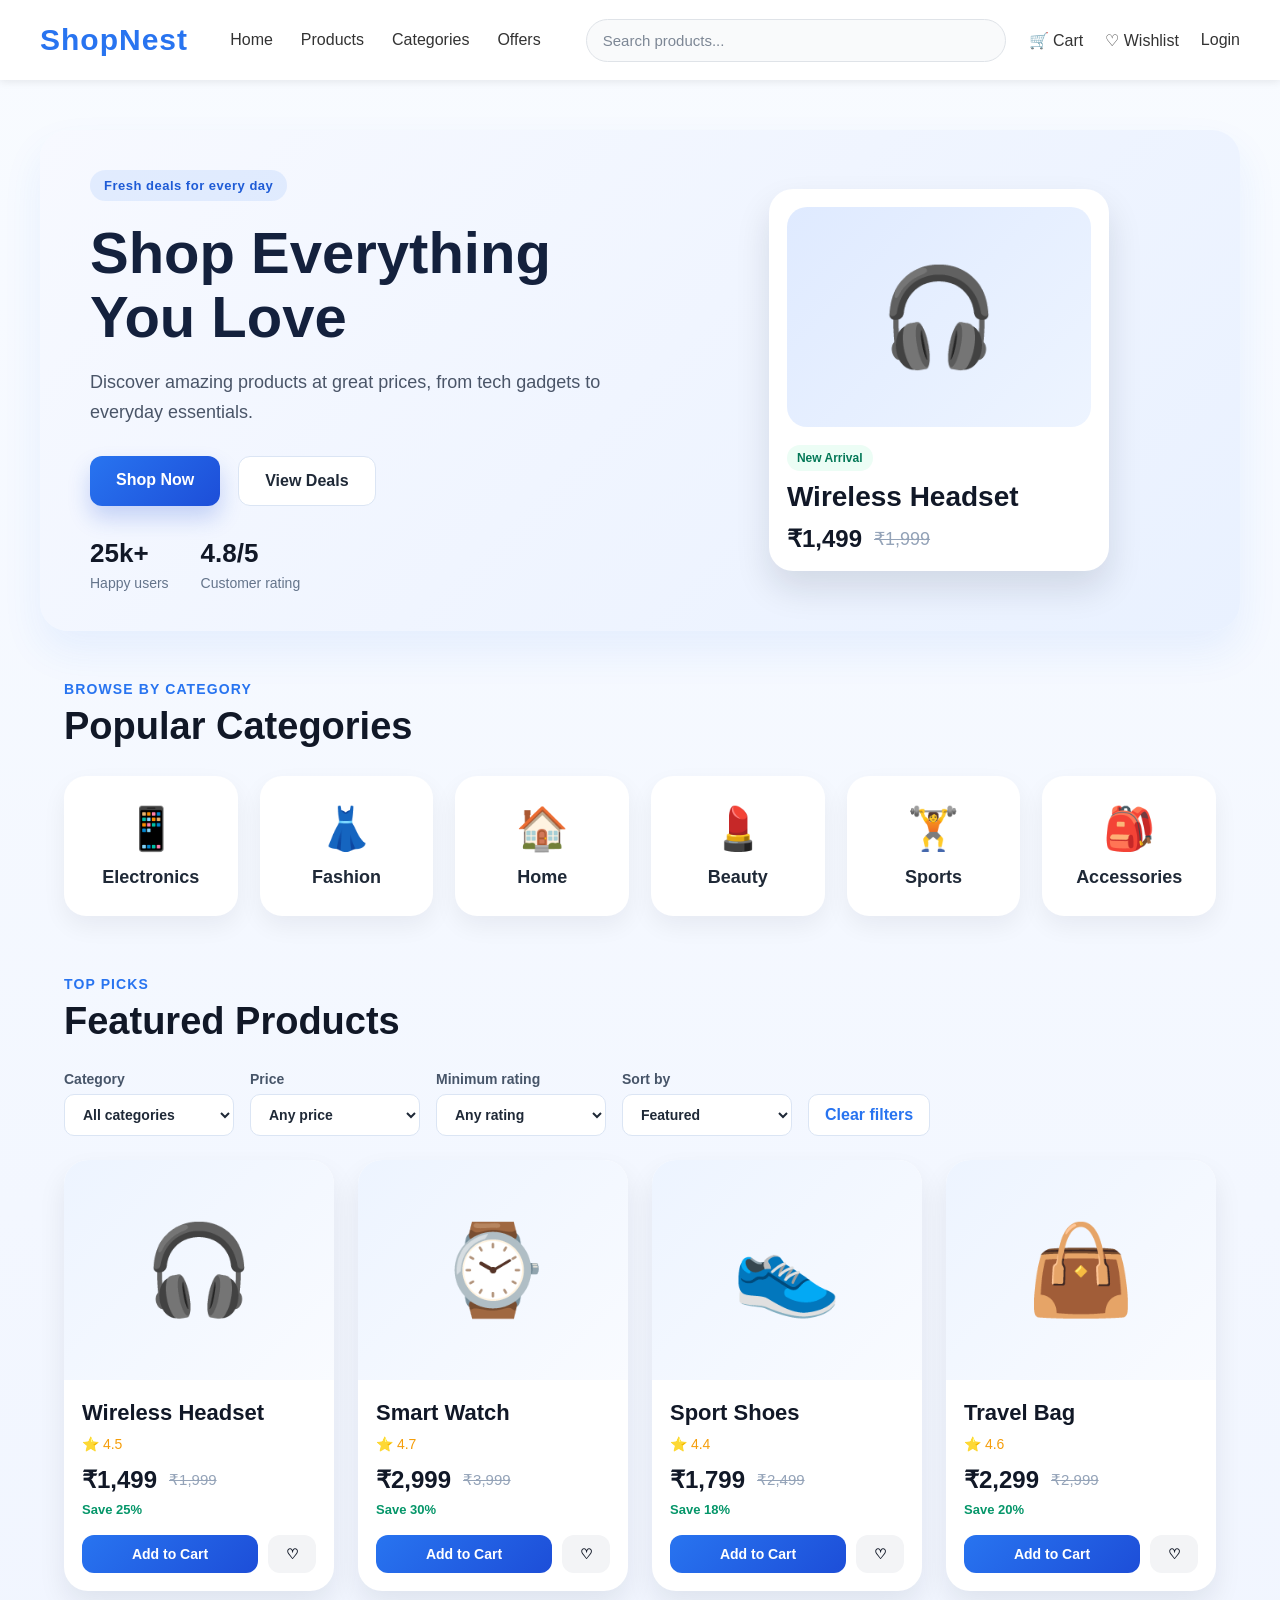
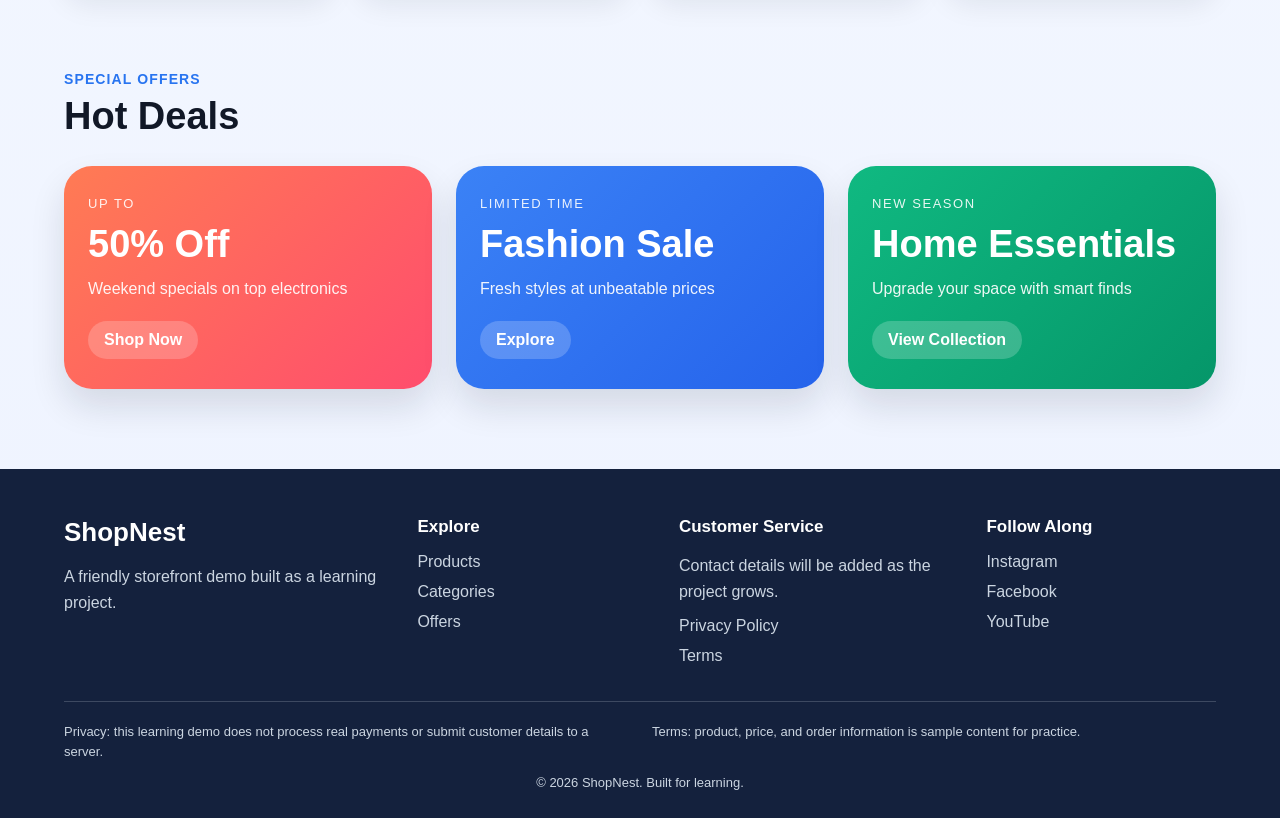
<file: index.html>
<!DOCTYPE html>
<html lang="en">

<head>
    <meta charset="UTF-8">
    <meta name="viewport" content="width=device-width, initial-scale=1.0">
    <meta name="description" content="Explore everyday finds and sample deals in the ShopNest storefront demo.">
    <title>ShopNest | Everyday Finds</title>

    <!-- Connecting CSS -->
    <link rel="stylesheet" href="style.css">
</head>

<body>

    <!-- Navigation Bar -->
    <nav class="navbar">

        <!-- Logo -->
        <div class="logo">
            ShopNest
        </div>

        <!-- Navigation Links -->
        <div class="nav-links">
            <a href="index.html">Home</a>
            <a href="#featured-products">Products</a>
            <a href="#categories">Categories</a>
            <a href="#offers">Offers</a>
        </div>

        <!-- Search Bar -->
        <form id="product-search-form" class="search-wrap" role="search">
            <input id="product-search" name="q" type="search" placeholder="Search products..." aria-label="Search products">
        </form>

        <!-- Cart and Login -->
        <div class="nav-buttons">
            <a href="pages/cart.html">🛒 Cart</a>
            <a href="pages/wishlist.html">♡ Wishlist</a>
            <a href="pages/auth.html">Login</a>
        </div>

    </nav>

    <!-- Hero Section -->
    <section class="hero">
        <div class="hero-content">
            <p class="eyebrow">Fresh deals for every day</p>
            <h1>Shop Everything You Love</h1>
            <p class="hero-text">
                Discover amazing products at great prices, from tech gadgets to everyday essentials.
            </p>
            <div class="hero-actions">
                <a href="#featured-products" class="primary-btn">Shop Now</a>
                <a href="#offers" class="secondary-btn">View Deals</a>
            </div>
            <div class="mini-stats">
                <div>
                    <strong>25k+</strong>
                    <span>Happy users</span>
                </div>
                <div>
                    <strong>4.8/5</strong>
                    <span>Customer rating</span>
                </div>
            </div>
        </div>

        <div class="hero-visual" aria-label="Featured product display">
            <div class="product-card">
                <div class="product-image">🎧</div>
                <div class="product-info">
                    <span class="tag">New Arrival</span>
                    <h3>Wireless Headset</h3>
                    <div class="price-row">
                        <span class="price">₹1,499</span>
                        <span class="old-price">₹1,999</span>
                    </div>
                </div>
            </div>
        </div>
    </section>

    <!-- Categories Section -->
    <section id="categories" class="categories">
        <div class="section-heading">
            <p>Browse by category</p>
            <h2>Popular Categories</h2>
        </div>

        <div class="category-grid">
            <div class="category-card">
                <div class="category-icon">📱</div>
                <h3>Electronics</h3>
            </div>
            <div class="category-card">
                <div class="category-icon">👗</div>
                <h3>Fashion</h3>
            </div>
            <div class="category-card">
                <div class="category-icon">🏠</div>
                <h3>Home</h3>
            </div>
            <div class="category-card">
                <div class="category-icon">💄</div>
                <h3>Beauty</h3>
            </div>
            <div class="category-card">
                <div class="category-icon">🏋️</div>
                <h3>Sports</h3>
            </div>
            <div class="category-card">
                <div class="category-icon">🎒</div>
                <h3>Accessories</h3>
            </div>
        </div>
    </section>

    <!-- Product Cards Section -->
    <section id="featured-products" class="products-section">
        <div class="section-heading">
            <p>Top picks</p>
            <h2>Featured Products</h2>
        </div>

        <p id="search-results-status" class="search-results-status" role="status" aria-live="polite" hidden></p>
        <div class="product-filters" aria-label="Filter products">
            <label for="category-filter">
                Category
                <select id="category-filter">
                    <option value="all">All categories</option>
                    <option value="Wireless Audio">Wireless Audio</option>
                    <option value="Wearables">Wearables</option>
                    <option value="Footwear">Footwear</option>
                    <option value="Travel">Travel</option>
                </select>
            </label>

            <label for="price-filter">
                Price
                <select id="price-filter">
                    <option value="all">Any price</option>
                    <option value="under-1500">Under ₹1,500</option>
                    <option value="1500-3000">₹1,500–₹3,000</option>
                    <option value="over-3000">Over ₹3,000</option>
                </select>
            </label>

            <label for="rating-filter">
                Minimum rating
                <select id="rating-filter">
                    <option value="0">Any rating</option>
                    <option value="4">4.0 and up</option>
                    <option value="4.5">4.5 and up</option>
                </select>
            </label>

            <label for="sort-products">
                Sort by
                <select id="sort-products">
                    <option value="featured">Featured</option>
                    <option value="price-low-high">Price: low to high</option>
                    <option value="price-high-low">Price: high to low</option>
                    <option value="rating">Highest rated</option>
                    <option value="newest">Newest</option>
                </select>
            </label>

            <button id="clear-filters" type="button">Clear filters</button>
        </div>
        <div id="featured-products-grid" class="product-grid"></div>
        <p id="no-products-message" class="empty-cart" role="status" aria-live="polite" hidden>No products match your search.</p>
    </section>

    <!-- Offers Section -->
    <section id="offers" class="offers">
        <div class="section-heading">
            <p>Special offers</p>
            <h2>Hot Deals</h2>
        </div>

        <div class="offer-grid">
            <div class="offer-card offer-one">
                <span>Up to</span>
                <h3>50% Off</h3>
                <p>Weekend specials on top electronics</p>
                <a href="#featured-products">Shop Now</a>
            </div>

            <div class="offer-card offer-two">
                <span>Limited time</span>
                <h3>Fashion Sale</h3>
                <p>Fresh styles at unbeatable prices</p>
                <a href="#featured-products">Explore</a>
            </div>

            <div class="offer-card offer-three">
                <span>New season</span>
                <h3>Home Essentials</h3>
                <p>Upgrade your space with smart finds</p>
                <a href="#featured-products">View Collection</a>
            </div>
        </div>
    </section>

    <footer class="site-footer">
        <div class="footer-content">
            <section id="about-shopnest" class="footer-column">
                <h2>ShopNest</h2>
                <p>A friendly storefront demo built as a learning project.</p>
            </section>

            <nav class="footer-column" aria-label="Explore ShopNest">
                <h3>Explore</h3>
                <a href="#featured-products">Products</a>
                <a href="#categories">Categories</a>
                <a href="#offers">Offers</a>
            </nav>

            <section id="customer-service" class="footer-column">
                <h3>Customer Service</h3>
                <p id="contact">Contact details will be added as the project grows.</p>
                <a href="#privacy-policy">Privacy Policy</a>
                <a href="#terms">Terms</a>
            </section>

            <section class="footer-column">
                <h3>Follow Along</h3>
                <a href="https://www.instagram.com/">Instagram</a>
                <a href="https://www.facebook.com/">Facebook</a>
                <a href="https://www.youtube.com/">YouTube</a>
            </section>
        </div>
        <div class="footer-bottom">
            <p id="privacy-policy">Privacy: this learning demo does not process real payments or submit customer details to a server.</p>
            <p id="terms">Terms: product, price, and order information is sample content for practice.</p>
            <p>© 2026 ShopNest. Built for learning.</p>
        </div>
    </footer>

    <script src="js/products.js"></script>

</body>

</html>
</file>
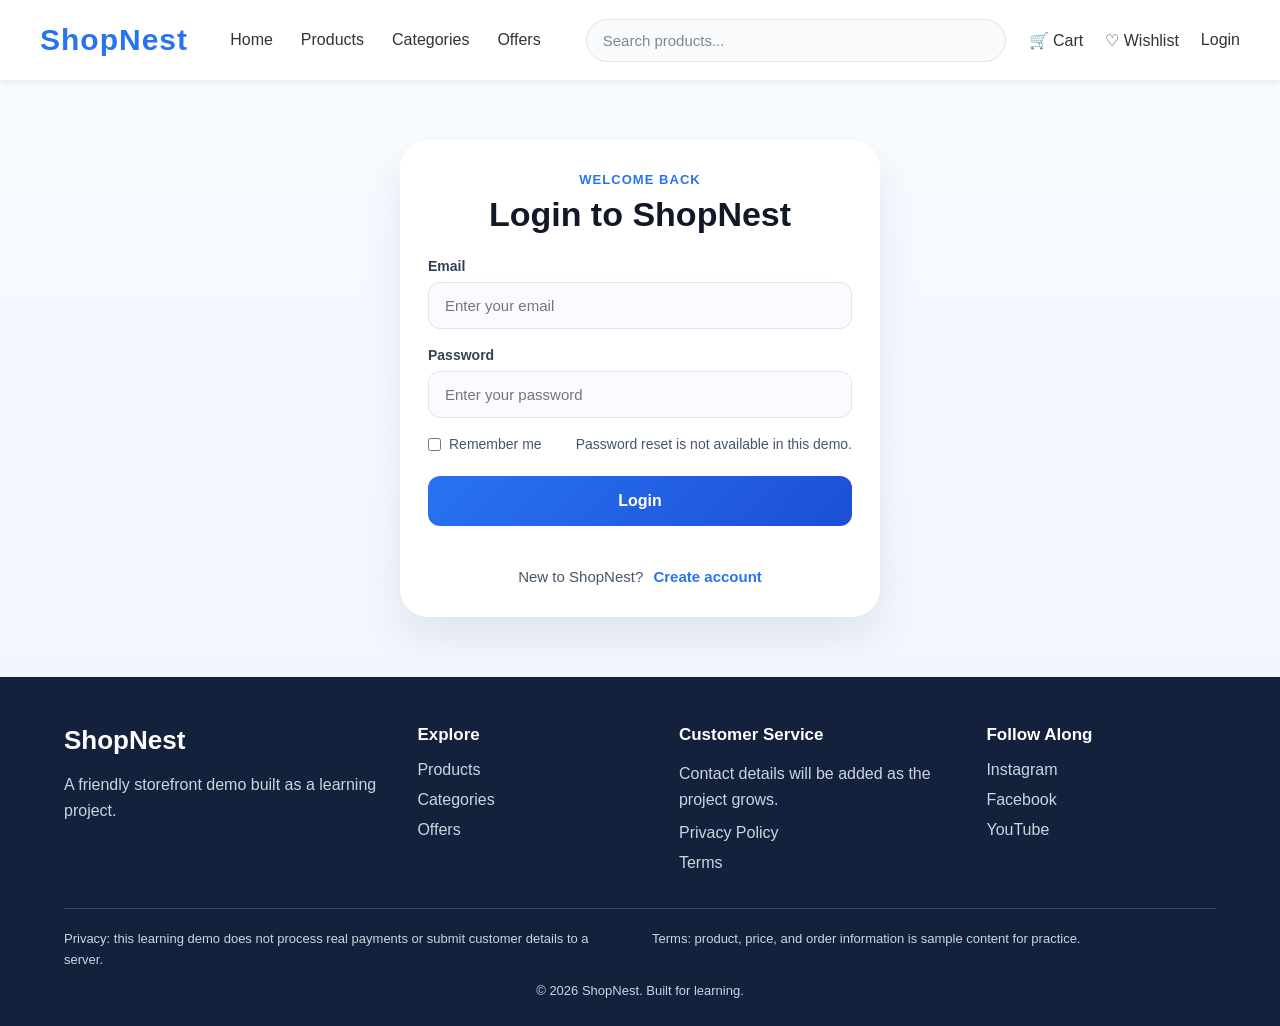
<file: pages/auth.html>
<!DOCTYPE html>
<html lang="en">

<head>
    <meta charset="UTF-8">
    <meta name="viewport" content="width=device-width, initial-scale=1.0">
    <title>ShopNest | Login</title>
    <link rel="stylesheet" href="../style.css">
</head>

<body>
    <nav class="navbar">
        <div class="logo">ShopNest</div>

        <div class="nav-links">
            <a href="../index.html">Home</a>
            <a href="../index.html#featured-products">Products</a>
            <a href="../index.html#categories">Categories</a>
            <a href="../index.html#offers">Offers</a>
        </div>

        <form class="search-wrap" role="search" action="../index.html" method="get">
            <input name="q" type="search" placeholder="Search products..." aria-label="Search products">
        </form>

        <div class="nav-buttons">
            <a href="cart.html">🛒 Cart</a>
            <a href="wishlist.html">♡ Wishlist</a>
            <a href="auth.html">Login</a>
        </div>
    </nav>

    <main class="auth-page">
        <section class="auth-box">
            <div class="auth-header">
                <p>Welcome back</p>
                <h2>Login to ShopNest</h2>
            </div>

            <form id="login-form" class="auth-form" data-auth-mode="login" method="post">
                <div class="field-group">
                    <label for="login-email">Email</label>
                    <input id="login-email" name="email" type="email" placeholder="Enter your email" autocomplete="email" required>
                </div>

                <div class="field-group">
                    <label for="login-password">Password</label>
                    <input id="login-password" name="password" type="password" placeholder="Enter your password" autocomplete="current-password" minlength="8" required>
                </div>

                <div class="auth-extra">
                    <label><input name="remember" type="checkbox"> Remember me</label>
                    <span>Password reset is not available in this demo.</span>
                </div>

                <button class="login-btn" type="submit">Login</button>
                <p id="login-message" class="auth-message" role="status" aria-live="polite"></p>
            </form>

            <div class="auth-switch">
                <span>New to ShopNest?</span>
                <a href="register.html">Create account</a>
            </div>
        </section>
    </main>

    <footer class="site-footer">
        <div class="footer-content">
            <section class="footer-column">
                <h2>ShopNest</h2>
                <p>A friendly storefront demo built as a learning project.</p>
            </section>
            <nav class="footer-column" aria-label="Explore ShopNest">
                <h3>Explore</h3>
                <a href="../index.html#featured-products">Products</a>
                <a href="../index.html#categories">Categories</a>
                <a href="../index.html#offers">Offers</a>
            </nav>
            <section class="footer-column">
                <h3>Customer Service</h3>
                <p>Contact details will be added as the project grows.</p>
                <a href="../index.html#privacy-policy">Privacy Policy</a>
                <a href="../index.html#terms">Terms</a>
            </section>
            <section class="footer-column">
                <h3>Follow Along</h3>
                <a href="https://www.instagram.com/">Instagram</a>
                <a href="https://www.facebook.com/">Facebook</a>
                <a href="https://www.youtube.com/">YouTube</a>
            </section>
        </div>
        <div class="footer-bottom">
            <p>Privacy: this learning demo does not process real payments or submit customer details to a server.</p>
            <p>Terms: product, price, and order information is sample content for practice.</p>
            <p>© 2026 ShopNest. Built for learning.</p>
        </div>
    </footer>

    <script src="../js/auth.js"></script>
</body>

</html>
</file>
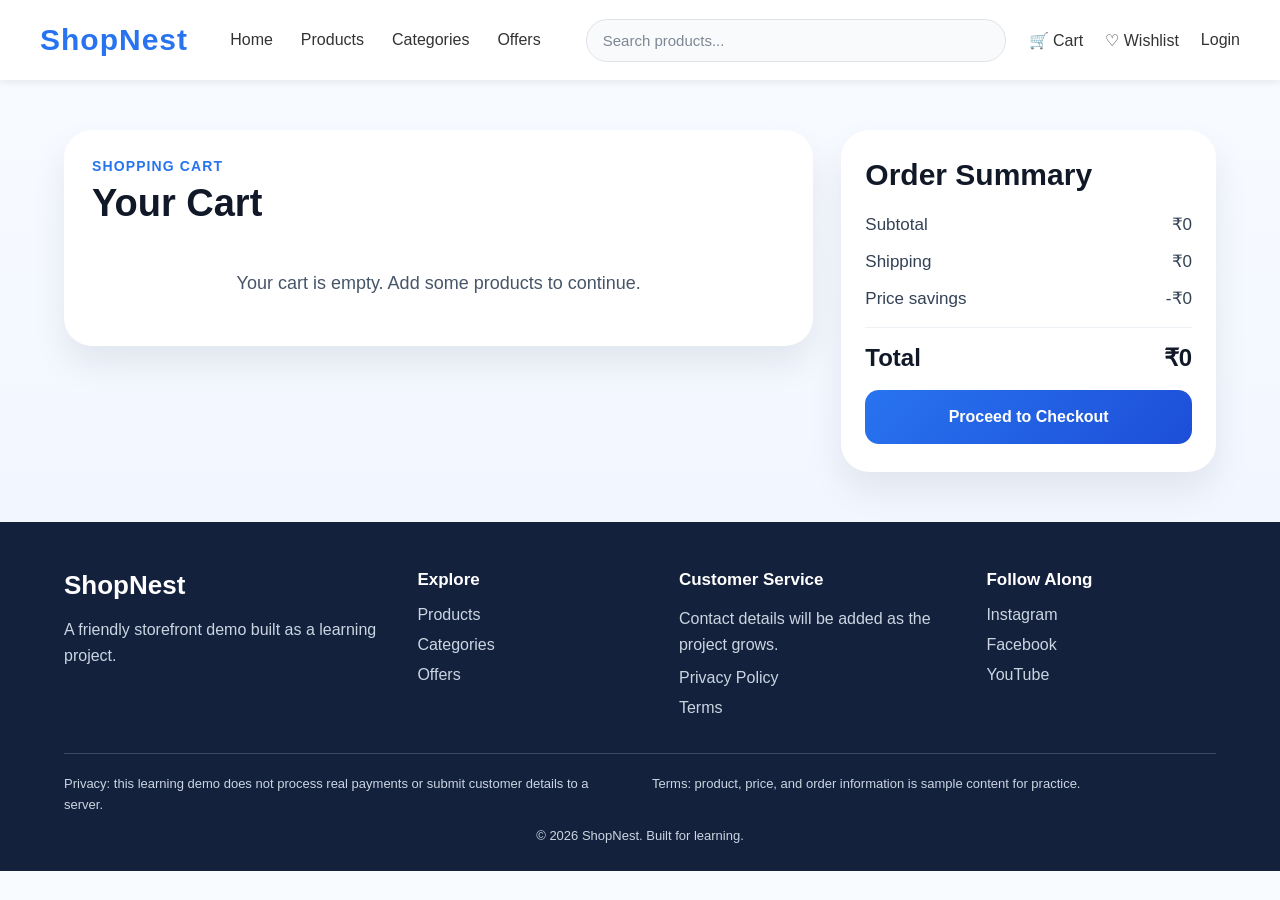
<file: pages/cart.html>
<!DOCTYPE html>
<html lang="en">

<head>
    <meta charset="UTF-8">
    <meta name="viewport" content="width=device-width, initial-scale=1.0">
    <title>ShopNest | Cart</title>
    <link rel="stylesheet" href="../style.css">
</head>

<body>
    <nav class="navbar">
        <div class="logo">ShopNest</div>

        <div class="nav-links">
            <a href="../index.html">Home</a>
            <a href="../index.html#featured-products">Products</a>
            <a href="../index.html#categories">Categories</a>
            <a href="../index.html#offers">Offers</a>
        </div>

        <form class="search-wrap" role="search" action="../index.html" method="get">
            <input name="q" type="search" placeholder="Search products..." aria-label="Search products">
        </form>

        <div class="nav-buttons">
            <a href="cart.html">🛒 Cart</a>
            <a href="wishlist.html">♡ Wishlist</a>
            <a href="auth.html">Login</a>
        </div>
    </nav>

    <main class="cart-page">
        <section class="cart-layout">
            <div class="cart-items-panel">
                <div class="section-heading compact-heading">
                    <p>Shopping cart</p>
                    <h2>Your Cart</h2>
                </div>

                <div id="cart-items"></div>
            </div>

            <aside class="cart-summary">
                <h3>Order Summary</h3>

                <div class="summary-row">
                    <span>Subtotal</span>
                    <span id="cart-subtotal">₹0</span>
                </div>
                <div class="summary-row">
                    <span>Shipping</span>
                    <span id="cart-shipping">₹0</span>
                </div>
                <div class="summary-row">
                    <span>Price savings</span>
                    <span id="cart-discount">-₹0</span>
                </div>

                <div class="summary-total">
                    <span>Total</span>
                    <span id="cart-total">₹0</span>
                </div>

                <a class="checkout-btn checkout-link" href="checkout.html">Proceed to Checkout</a>
            </aside>
        </section>
    </main>

    <footer class="site-footer">
        <div class="footer-content">
            <section class="footer-column">
                <h2>ShopNest</h2>
                <p>A friendly storefront demo built as a learning project.</p>
            </section>
            <nav class="footer-column" aria-label="Explore ShopNest">
                <h3>Explore</h3>
                <a href="../index.html#featured-products">Products</a>
                <a href="../index.html#categories">Categories</a>
                <a href="../index.html#offers">Offers</a>
            </nav>
            <section class="footer-column">
                <h3>Customer Service</h3>
                <p>Contact details will be added as the project grows.</p>
                <a href="../index.html#privacy-policy">Privacy Policy</a>
                <a href="../index.html#terms">Terms</a>
            </section>
            <section class="footer-column">
                <h3>Follow Along</h3>
                <a href="https://www.instagram.com/">Instagram</a>
                <a href="https://www.facebook.com/">Facebook</a>
                <a href="https://www.youtube.com/">YouTube</a>
            </section>
        </div>
        <div class="footer-bottom">
            <p>Privacy: this learning demo does not process real payments or submit customer details to a server.</p>
            <p>Terms: product, price, and order information is sample content for practice.</p>
            <p>© 2026 ShopNest. Built for learning.</p>
        </div>
    </footer>

    <script src="../js/products.js"></script>
</body>

</html>
</file>
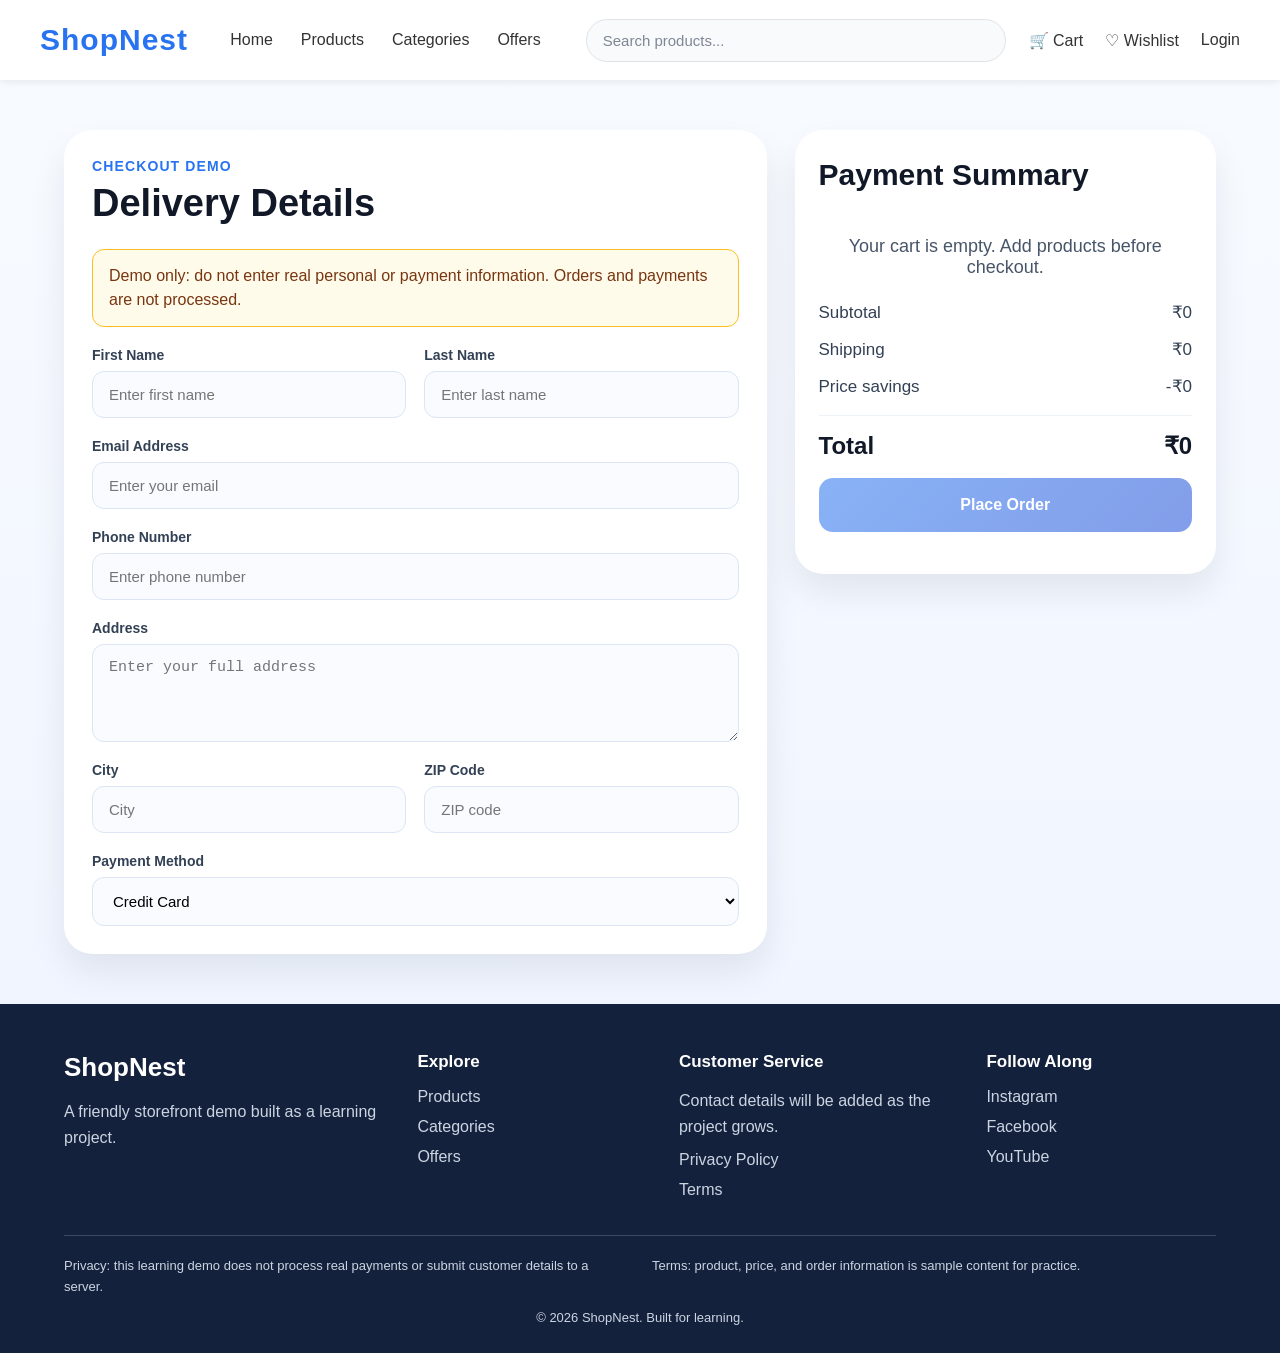
<file: pages/checkout.html>
<!DOCTYPE html>
<html lang="en">

<head>
    <meta charset="UTF-8">
    <meta name="viewport" content="width=device-width, initial-scale=1.0">
    <title>ShopNest | Checkout</title>
    <link rel="stylesheet" href="../style.css">
</head>

<body>
    <nav class="navbar">
        <div class="logo">ShopNest</div>

        <div class="nav-links">
            <a href="../index.html">Home</a>
            <a href="../index.html#featured-products">Products</a>
            <a href="../index.html#categories">Categories</a>
            <a href="../index.html#offers">Offers</a>
        </div>

        <form class="search-wrap" role="search" action="../index.html" method="get">
            <input name="q" type="search" placeholder="Search products..." aria-label="Search products">
        </form>

        <div class="nav-buttons">
            <a href="cart.html">🛒 Cart</a>
            <a href="wishlist.html">♡ Wishlist</a>
            <a href="auth.html">Login</a>
        </div>
    </nav>

    <main class="checkout-page">
        <section class="checkout-layout">
            <div class="checkout-form-panel">
                <div class="section-heading compact-heading">
                    <p>Checkout demo</p>
                    <h2>Delivery Details</h2>
                </div>
                <p class="demo-notice" role="note">Demo only: do not enter real personal or payment information. Orders and payments are not processed.</p>

                <form id="checkout-form" class="checkout-form">
                    <div class="form-row two-col">
                        <div class="field-group">
                            <label for="first-name">First Name</label>
                            <input id="first-name" name="firstName" type="text" placeholder="Enter first name" autocomplete="given-name" required>
                        </div>
                        <div class="field-group">
                            <label for="last-name">Last Name</label>
                            <input id="last-name" name="lastName" type="text" placeholder="Enter last name" autocomplete="family-name" required>
                        </div>
                    </div>

                    <div class="field-group">
                        <label for="email">Email Address</label>
                        <input id="email" name="email" type="email" placeholder="Enter your email" autocomplete="email" required>
                    </div>

                    <div class="field-group">
                        <label for="phone">Phone Number</label>
                        <input id="phone" name="phone" type="tel" placeholder="Enter phone number" autocomplete="tel" required>
                    </div>

                    <div class="field-group">
                        <label for="address">Address</label>
                        <textarea id="address" name="address" rows="4" placeholder="Enter your full address" autocomplete="street-address" required></textarea>
                    </div>

                    <div class="form-row two-col">
                        <div class="field-group">
                            <label for="city">City</label>
                            <input id="city" name="city" type="text" placeholder="City" autocomplete="address-level2" required>
                        </div>
                        <div class="field-group">
                            <label for="zip-code">ZIP Code</label>
                            <input id="zip-code" name="zipCode" type="text" placeholder="ZIP code" autocomplete="postal-code" required>
                        </div>
                    </div>

                    <div class="field-group">
                        <label for="payment-method">Payment Method</label>
                        <select id="payment-method" name="paymentMethod" required>
                            <option value="credit-card">Credit Card</option>
                            <option value="debit-card">Debit Card</option>
                            <option value="upi">UPI</option>
                            <option value="cash-on-delivery">Cash on Delivery</option>
                        </select>
                    </div>
                </form>
            </div>

            <aside class="checkout-summary">
                <h3>Payment Summary</h3>

                <div id="checkout-items"></div>

                <div class="summary-row">
                    <span>Subtotal</span>
                    <span id="checkout-subtotal">₹0</span>
                </div>
                <div class="summary-row">
                    <span>Shipping</span>
                    <span id="checkout-shipping">₹0</span>
                </div>
                <div class="summary-row">
                    <span>Price savings</span>
                    <span id="checkout-discount">-₹0</span>
                </div>

                <div class="summary-total">
                    <span>Total</span>
                    <span id="checkout-total">₹0</span>
                </div>

                <button class="checkout-btn" type="submit" form="checkout-form">Place Order</button>
                <p id="checkout-message" class="checkout-message" aria-live="polite"></p>
            </aside>
        </section>
    </main>

    <footer class="site-footer">
        <div class="footer-content">
            <section class="footer-column">
                <h2>ShopNest</h2>
                <p>A friendly storefront demo built as a learning project.</p>
            </section>
            <nav class="footer-column" aria-label="Explore ShopNest">
                <h3>Explore</h3>
                <a href="../index.html#featured-products">Products</a>
                <a href="../index.html#categories">Categories</a>
                <a href="../index.html#offers">Offers</a>
            </nav>
            <section class="footer-column">
                <h3>Customer Service</h3>
                <p>Contact details will be added as the project grows.</p>
                <a href="../index.html#privacy-policy">Privacy Policy</a>
                <a href="../index.html#terms">Terms</a>
            </section>
            <section class="footer-column">
                <h3>Follow Along</h3>
                <a href="https://www.instagram.com/">Instagram</a>
                <a href="https://www.facebook.com/">Facebook</a>
                <a href="https://www.youtube.com/">YouTube</a>
            </section>
        </div>
        <div class="footer-bottom">
            <p>Privacy: this learning demo does not process real payments or submit customer details to a server.</p>
            <p>Terms: product, price, and order information is sample content for practice.</p>
            <p>© 2026 ShopNest. Built for learning.</p>
        </div>
    </footer>

    <script src="../js/products.js"></script>
</body>

</html>
</file>
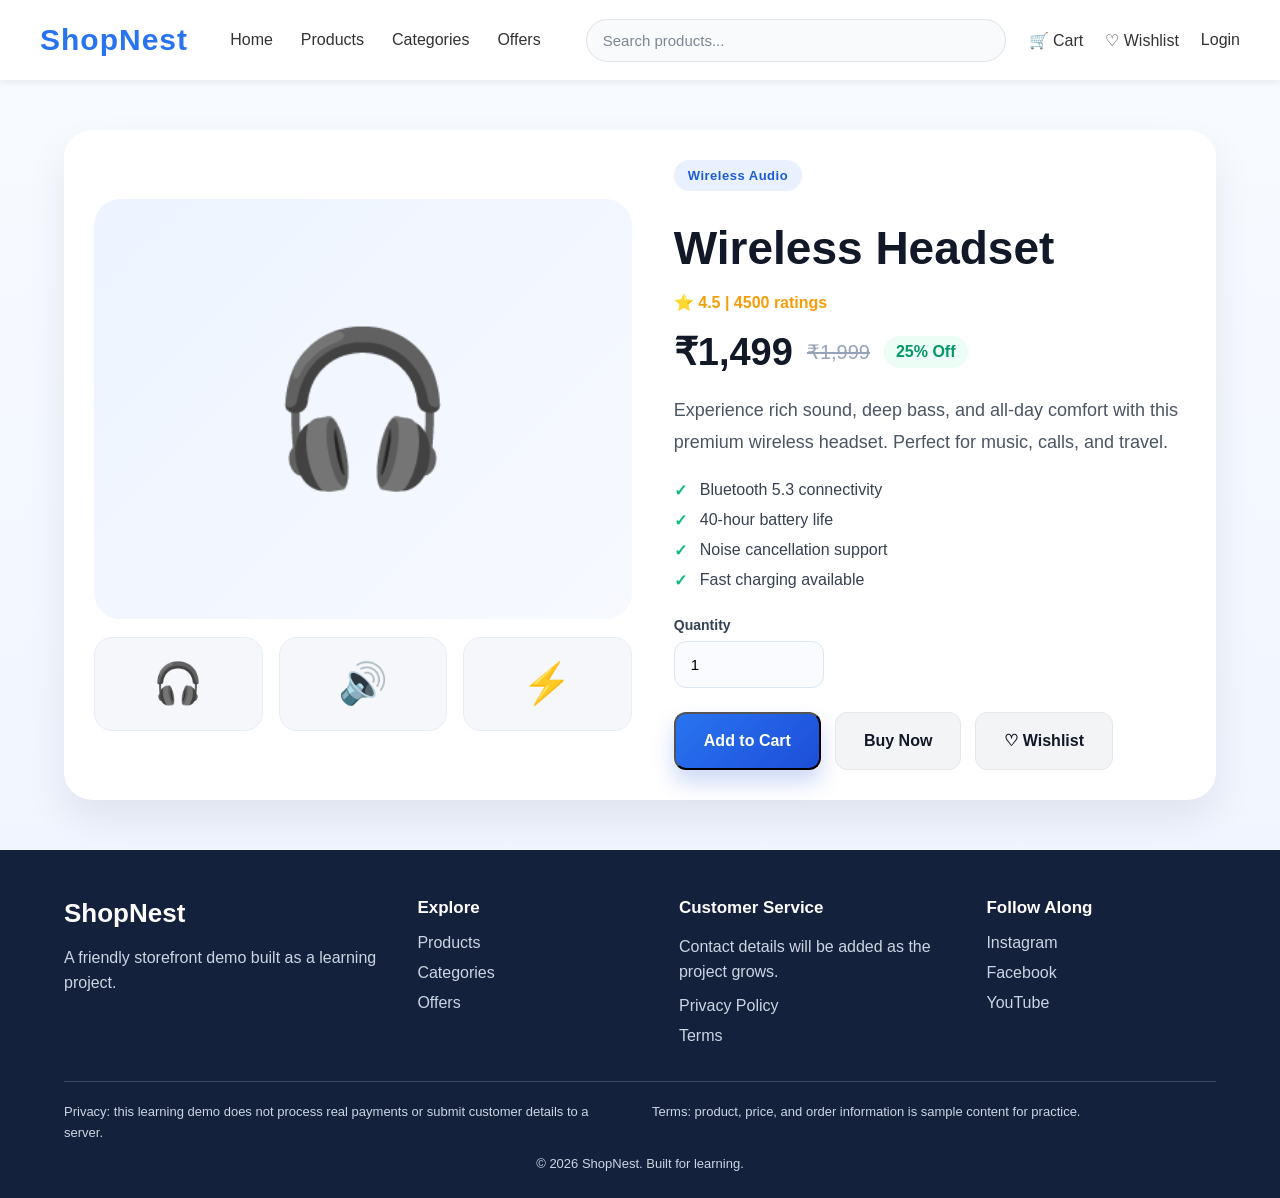
<file: pages/product-details.html>
<!DOCTYPE html>
<html lang="en">

<head>
    <meta charset="UTF-8">
    <meta name="viewport" content="width=device-width, initial-scale=1.0">
    <title>ShopNest | Product Details</title>
    <link rel="stylesheet" href="../style.css">
</head>

<body>
    <nav class="navbar">
        <div class="logo">ShopNest</div>

        <div class="nav-links">
            <a href="../index.html">Home</a>
            <a href="../index.html#featured-products">Products</a>
            <a href="../index.html#categories">Categories</a>
            <a href="../index.html#offers">Offers</a>
        </div>

        <form class="search-wrap" role="search" action="../index.html" method="get">
            <input name="q" type="search" placeholder="Search products..." aria-label="Search products">
        </form>

        <div class="nav-buttons">
            <a href="cart.html">🛒 Cart</a>
            <a href="wishlist.html">♡ Wishlist</a>
            <a href="auth.html">Login</a>
        </div>
    </nav>

    <main class="product-detail-page">
        <section id="product-detail-data" class="product-detail-container">
            <div class="product-detail-gallery">
                <div id="detail-image" class="detail-image main-image">🎧</div>
                <div class="detail-thumbs">
                    <div class="thumb">🎧</div>
                    <div class="thumb">🔊</div>
                    <div class="thumb">⚡</div>
                </div>
            </div>

            <div class="product-detail-info">
                <p id="detail-category" class="eyebrow">Wireless Audio</p>
                <h1 id="detail-name">Premium Wireless Headset</h1>

                <div id="detail-rating" class="detail-rating">⭐ 4.5 | 2,140 ratings</div>

                <div class="detail-price-row">
                    <span id="detail-price" class="detail-price">₹1,499</span>
                    <span id="detail-old-price" class="detail-old-price">₹1,999</span>
                    <span id="detail-discount" class="detail-discount">25% Off</span>
                </div>

                <p id="detail-description" class="detail-description">
                    Experience rich sound, deep bass, and all-day comfort with this premium wireless headset.
                    Perfect for music, calls, and travel.
                </p>

                <ul id="detail-features" class="feature-list">
                    <li>Bluetooth 5.3 connectivity</li>
                    <li>40-hour battery life</li>
                    <li>Noise cancellation support</li>
                    <li>Fast charging available</li>
                </ul>

                <div class="field-group detail-quantity">
                    <label for="detail-quantity">Quantity</label>
                    <input id="detail-quantity" type="number" min="1" step="1" value="1" inputmode="numeric">
                </div>

                <div class="detail-actions">
                    <button id="add-to-cart-detail" type="button" class="primary-btn large-btn">Add to Cart</button>
                    <button id="buy-now-detail" type="button" class="secondary-btn large-btn light-btn">Buy Now</button>
                    <button id="wishlist-detail" type="button" class="secondary-btn large-btn light-btn" aria-pressed="false">♡ Wishlist</button>
                </div>
            </div>
        </section>
    </main>

    <footer class="site-footer">
        <div class="footer-content">
            <section class="footer-column">
                <h2>ShopNest</h2>
                <p>A friendly storefront demo built as a learning project.</p>
            </section>
            <nav class="footer-column" aria-label="Explore ShopNest">
                <h3>Explore</h3>
                <a href="../index.html#featured-products">Products</a>
                <a href="../index.html#categories">Categories</a>
                <a href="../index.html#offers">Offers</a>
            </nav>
            <section class="footer-column">
                <h3>Customer Service</h3>
                <p>Contact details will be added as the project grows.</p>
                <a href="../index.html#privacy-policy">Privacy Policy</a>
                <a href="../index.html#terms">Terms</a>
            </section>
            <section class="footer-column">
                <h3>Follow Along</h3>
                <a href="https://www.instagram.com/">Instagram</a>
                <a href="https://www.facebook.com/">Facebook</a>
                <a href="https://www.youtube.com/">YouTube</a>
            </section>
        </div>
        <div class="footer-bottom">
            <p>Privacy: this learning demo does not process real payments or submit customer details to a server.</p>
            <p>Terms: product, price, and order information is sample content for practice.</p>
            <p>© 2026 ShopNest. Built for learning.</p>
        </div>
    </footer>

    <script src="../js/products.js"></script>
</body>

</html>
</file>
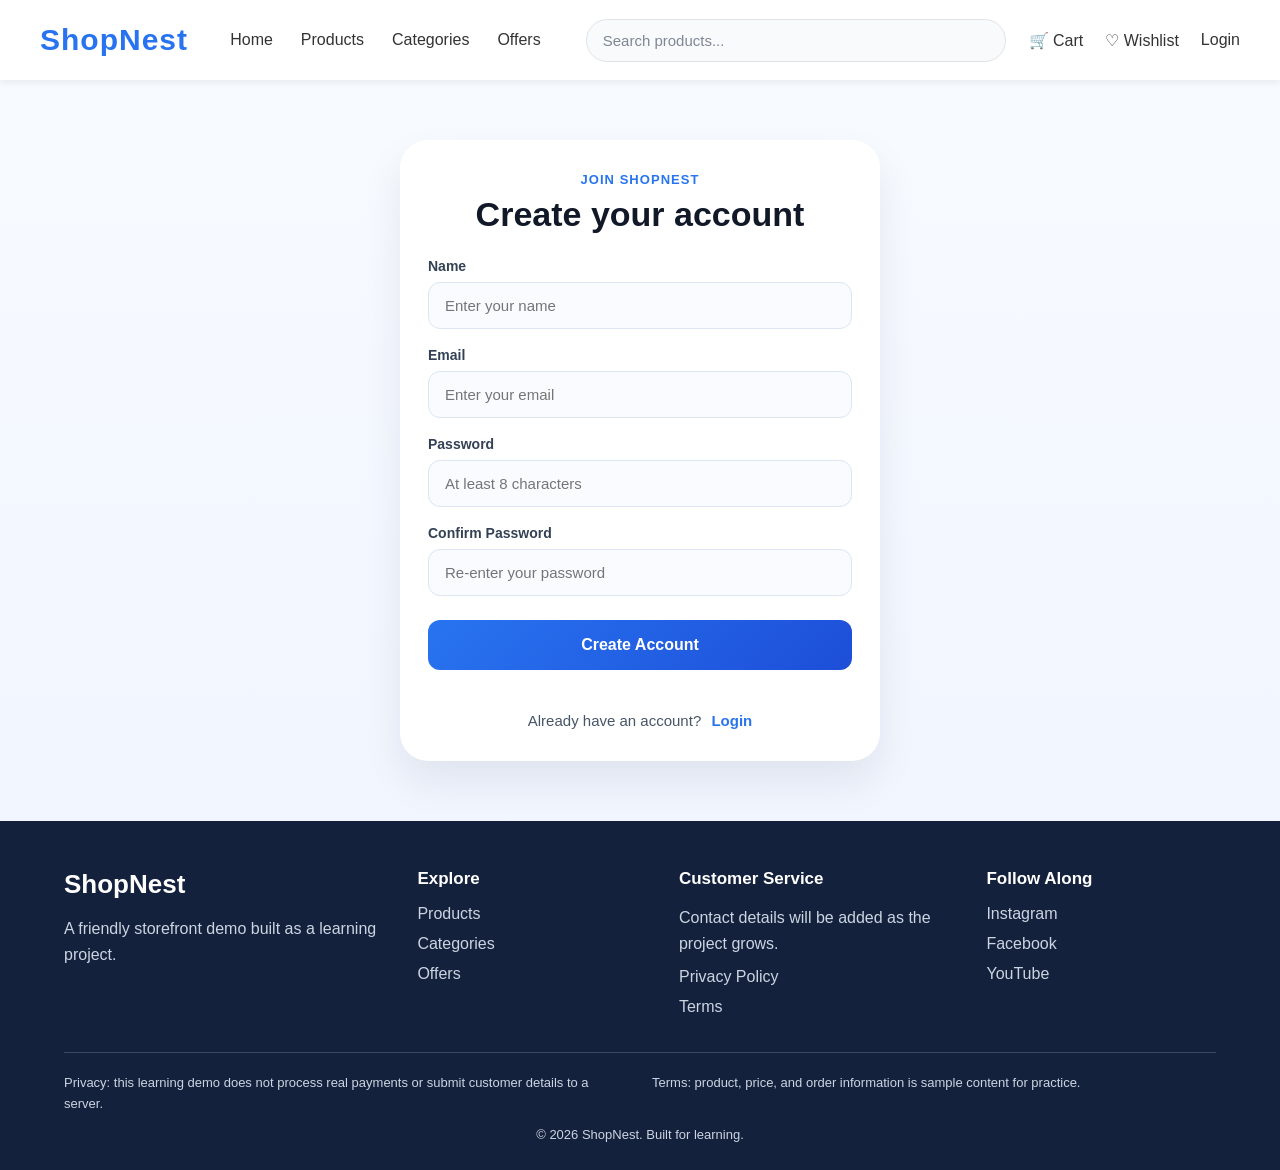
<file: pages/register.html>
<!DOCTYPE html>
<html lang="en">

<head>
    <meta charset="UTF-8">
    <meta name="viewport" content="width=device-width, initial-scale=1.0">
    <title>ShopNest | Create Account</title>
    <link rel="stylesheet" href="../style.css">
</head>

<body>
    <nav class="navbar">
        <div class="logo">ShopNest</div>

        <div class="nav-links">
            <a href="../index.html">Home</a>
            <a href="../index.html#featured-products">Products</a>
            <a href="../index.html#categories">Categories</a>
            <a href="../index.html#offers">Offers</a>
        </div>

        <form class="search-wrap" role="search" action="../index.html" method="get">
            <input name="q" type="search" placeholder="Search products..." aria-label="Search products">
        </form>

        <div class="nav-buttons">
            <a href="cart.html">🛒 Cart</a>
            <a href="wishlist.html">♡ Wishlist</a>
            <a href="auth.html">Login</a>
        </div>
    </nav>

    <main class="auth-page">
        <section class="auth-box">
            <div class="auth-header">
                <p>Join ShopNest</p>
                <h2>Create your account</h2>
            </div>

            <form id="register-form" class="auth-form" data-auth-mode="register" method="post">
                <div class="field-group">
                    <label for="register-name">Name</label>
                    <input id="register-name" name="name" type="text" placeholder="Enter your name" autocomplete="name" required>
                </div>

                <div class="field-group">
                    <label for="register-email">Email</label>
                    <input id="register-email" name="email" type="email" placeholder="Enter your email" autocomplete="email" required>
                </div>

                <div class="field-group">
                    <label for="register-password">Password</label>
                    <input id="register-password" name="password" type="password" placeholder="At least 8 characters" autocomplete="new-password" minlength="8" required>
                </div>

                <div class="field-group">
                    <label for="confirm-password">Confirm Password</label>
                    <input id="confirm-password" name="confirmPassword" type="password" placeholder="Re-enter your password" autocomplete="new-password" minlength="8" required>
                </div>

                <button class="login-btn" type="submit">Create Account</button>
                <p id="register-message" class="auth-message" role="status" aria-live="polite"></p>
            </form>

            <div class="auth-switch">
                <span>Already have an account?</span>
                <a href="auth.html">Login</a>
            </div>
        </section>
    </main>

    <footer class="site-footer">
        <div class="footer-content">
            <section class="footer-column">
                <h2>ShopNest</h2>
                <p>A friendly storefront demo built as a learning project.</p>
            </section>
            <nav class="footer-column" aria-label="Explore ShopNest">
                <h3>Explore</h3>
                <a href="../index.html#featured-products">Products</a>
                <a href="../index.html#categories">Categories</a>
                <a href="../index.html#offers">Offers</a>
            </nav>
            <section class="footer-column">
                <h3>Customer Service</h3>
                <p>Contact details will be added as the project grows.</p>
                <a href="../index.html#privacy-policy">Privacy Policy</a>
                <a href="../index.html#terms">Terms</a>
            </section>
            <section class="footer-column">
                <h3>Follow Along</h3>
                <a href="https://www.instagram.com/">Instagram</a>
                <a href="https://www.facebook.com/">Facebook</a>
                <a href="https://www.youtube.com/">YouTube</a>
            </section>
        </div>
        <div class="footer-bottom">
            <p>Privacy: this learning demo does not process real payments or submit customer details to a server.</p>
            <p>Terms: product, price, and order information is sample content for practice.</p>
            <p>© 2026 ShopNest. Built for learning.</p>
        </div>
    </footer>

    <script src="../js/auth.js"></script>
</body>

</html>
</file>
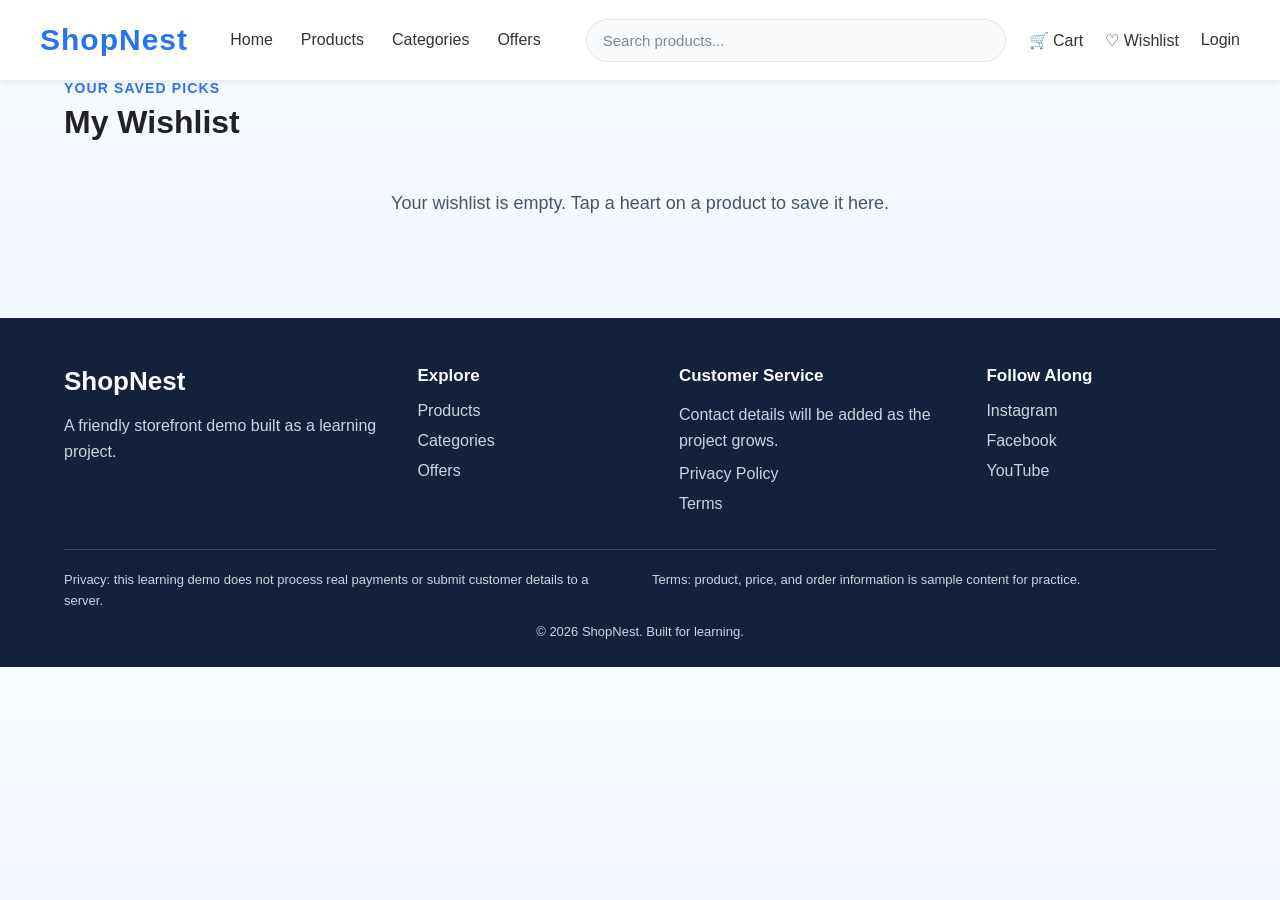
<file: pages/wishlist.html>
<!DOCTYPE html>
<html lang="en">

<head>
    <meta charset="UTF-8">
    <meta name="viewport" content="width=device-width, initial-scale=1.0">
    <title>ShopNest | Wishlist</title>
    <link rel="stylesheet" href="../style.css">
</head>

<body>
    <nav class="navbar">
        <div class="logo">ShopNest</div>

        <div class="nav-links">
            <a href="../index.html">Home</a>
            <a href="../index.html#featured-products">Products</a>
            <a href="../index.html#categories">Categories</a>
            <a href="../index.html#offers">Offers</a>
        </div>

        <form class="search-wrap" role="search" action="../index.html" method="get">
            <input name="q" type="search" placeholder="Search products..." aria-label="Search products">
        </form>

        <div class="nav-buttons">
            <a href="cart.html">🛒 Cart</a>
            <a href="wishlist.html" aria-current="page">♡ Wishlist</a>
            <a href="auth.html">Login</a>
        </div>
    </nav>

    <main class="products-section wishlist-page">
        <div class="section-heading">
            <p>Your saved picks</p>
            <h1>My Wishlist</h1>
        </div>

        <p id="wishlist-empty" class="empty-cart" role="status" aria-live="polite" hidden>
            Your wishlist is empty. Tap a heart on a product to save it here.
        </p>
        <div id="wishlist-products" class="product-grid"></div>
    </main>

    <footer class="site-footer">
        <div class="footer-content">
            <section class="footer-column">
                <h2>ShopNest</h2>
                <p>A friendly storefront demo built as a learning project.</p>
            </section>
            <nav class="footer-column" aria-label="Explore ShopNest">
                <h3>Explore</h3>
                <a href="../index.html#featured-products">Products</a>
                <a href="../index.html#categories">Categories</a>
                <a href="../index.html#offers">Offers</a>
            </nav>
            <section class="footer-column">
                <h3>Customer Service</h3>
                <p>Contact details will be added as the project grows.</p>
                <a href="../index.html#privacy-policy">Privacy Policy</a>
                <a href="../index.html#terms">Terms</a>
            </section>
            <section class="footer-column">
                <h3>Follow Along</h3>
                <a href="https://www.instagram.com/">Instagram</a>
                <a href="https://www.facebook.com/">Facebook</a>
                <a href="https://www.youtube.com/">YouTube</a>
            </section>
        </div>
        <div class="footer-bottom">
            <p>Privacy: this learning demo does not process real payments or submit customer details to a server.</p>
            <p>Terms: product, price, and order information is sample content for practice.</p>
            <p>© 2026 ShopNest. Built for learning.</p>
        </div>
    </footer>

    <script src="../js/products.js"></script>
</body>

</html>
</file>
<file: style.css>
/* Remove default spacing */
* {
    margin: 0;
    padding: 0;
    box-sizing: border-box;
}

body {
    font-family: Arial, sans-serif;
    background: linear-gradient(180deg, #f8fbff 0%, #eef3ff 100%);
    color: #222;
}

/* Navigation bar */
.navbar {
    height: 80px;
    background-color: white;

    display: flex;
    align-items: center;
    justify-content: space-between;
    gap: 20px;

    padding: 0 40px;
    box-shadow: 0 2px 8px rgba(0, 0, 0, 0.08);
}

/* Logo */
.logo {
    font-size: 30px;
    font-weight: bold;
    color: #2874f0;
    letter-spacing: 1px;
}

/* Navigation links */
.nav-links {
    display: flex;
    align-items: center;
    gap: 28px;
    flex: 1;
    justify-content: center;
}

.nav-links a,
.nav-buttons a {
    text-decoration: none;
    color: #333;
    font-size: 16px;
    transition: color 0.2s ease;
}

.nav-links a:hover,
.nav-buttons a:hover {
    color: #2874f0;
}

/* Search bar */
.search-wrap {
    flex: 1.2;
    display: flex;
    justify-content: center;
}

.search-wrap input {
    width: 100%;
    max-width: 420px;
    padding: 12px 16px;
    border: 1px solid #dfe3e8;
    border-radius: 999px;
    outline: none;
    font-size: 15px;
    background: #f9fafb;
    transition: border-color 0.2s ease, box-shadow 0.2s ease;
}

.search-wrap input:focus {
    border-color: #2874f0;
    box-shadow: 0 0 0 3px rgba(40, 116, 240, 0.12);
}

.search-wrap input::placeholder {
    color: #7d8795;
}

/* Cart and Login */
.nav-buttons {
    display: flex;
    align-items: center;
    gap: 22px;
}

/* Hero section */
.hero {
    max-width: 1200px;
    margin: 50px auto;
    padding: 40px 50px;
    display: flex;
    align-items: center;
    justify-content: space-between;
    gap: 40px;
    background: linear-gradient(135deg, #f7f9ff 0%, #e9f1ff 100%);
    border-radius: 28px;
    box-shadow: 0 20px 40px rgba(40, 116, 240, 0.08);
}

.hero-content {
    flex: 1;
}

.eyebrow {
    display: inline-block;
    padding: 8px 14px;
    background: rgba(40, 116, 240, 0.1);
    color: #1e5bd6;
    border-radius: 999px;
    font-size: 13px;
    font-weight: 700;
    letter-spacing: 0.5px;
    margin-bottom: 20px;
}

.hero h1 {
    font-size: 58px;
    line-height: 1.1;
    margin-bottom: 18px;
    color: #14213d;
}

.hero-text {
    font-size: 18px;
    color: #4a5568;
    line-height: 1.7;
    max-width: 560px;
    margin-bottom: 28px;
}

.hero-actions {
    display: flex;
    gap: 18px;
    margin-bottom: 32px;
}

.primary-btn,
.secondary-btn {
    text-decoration: none;
    padding: 15px 26px;
    border-radius: 12px;
    font-weight: 700;
    transition: transform 0.2s ease, box-shadow 0.2s ease;
}

.primary-btn {
    background: linear-gradient(135deg, #2874f0, #1d4ed8);
    color: white;
    box-shadow: 0 12px 22px rgba(29, 78, 216, 0.22);
}

.secondary-btn {
    background: white;
    color: #1f2937;
    border: 1px solid #dbe5f4;
}

.primary-btn:hover,
.secondary-btn:hover {
    transform: translateY(-2px);
}

.mini-stats {
    display: flex;
    gap: 32px;
}

.mini-stats div {
    display: flex;
    flex-direction: column;
    gap: 6px;
}

.mini-stats strong {
    font-size: 26px;
    color: #111827;
}

.mini-stats span {
    font-size: 14px;
    color: #64748b;
}

.hero-visual {
    flex: 0.9;
    display: flex;
    justify-content: center;
}

.product-card {
    width: 100%;
    max-width: 340px;
    background: white;
    border-radius: 24px;
    padding: 18px;
    box-shadow: 0 18px 35px rgba(15, 23, 42, 0.12);
}

.product-image {
    height: 220px;
    display: flex;
    align-items: center;
    justify-content: center;
    font-size: 96px;
    background: linear-gradient(135deg, #dfeaff, #edf4ff);
    border-radius: 20px;
    margin-bottom: 18px;
}

.tag {
    display: inline-block;
    background: #ecfdf5;
    color: #047857;
    font-size: 12px;
    font-weight: 700;
    padding: 6px 10px;
    border-radius: 999px;
    margin-bottom: 10px;
}

.product-info h3 {
    font-size: 28px;
    margin-bottom: 12px;
    color: #111827;
}

.price-row {
    display: flex;
    align-items: center;
    gap: 12px;
}

.price {
    font-size: 24px;
    font-weight: 700;
    color: #111827;
}

.old-price {
    color: #94a3b8;
    text-decoration: line-through;
    font-size: 18px;
}

/* Categories section */
.categories {
    max-width: 1200px;
    margin: 30px auto 60px;
    padding: 0 24px;
}

.section-heading {
    margin-bottom: 28px;
}

.section-heading p {
    font-size: 14px;
    color: #2874f0;
    font-weight: 700;
    letter-spacing: 0.08em;
    text-transform: uppercase;
    margin-bottom: 8px;
}

.section-heading h2 {
    font-size: 38px;
    color: #111827;
}

.category-grid {
    display: grid;
    grid-template-columns: repeat(6, minmax(150px, 1fr));
    gap: 22px;
}

.category-card {
    background: white;
    border-radius: 22px;
    padding: 28px 18px;
    text-align: center;
    box-shadow: 0 10px 25px rgba(15, 23, 42, 0.06);
    transition: transform 0.2s ease, box-shadow 0.2s ease;
}

.category-card:hover {
    transform: translateY(-4px);
    box-shadow: 0 16px 32px rgba(15, 23, 42, 0.08);
}

.category-icon {
    font-size: 42px;
    margin-bottom: 14px;
}

.category-card h3 {
    font-size: 18px;
    color: #1f2937;
}

/* Product cards section */
.products-section {
    max-width: 1200px;
    margin: 0 auto 80px;
    padding: 0 24px;
}

.product-grid {
    display: grid;
    grid-template-columns: repeat(4, minmax(220px, 1fr));
    gap: 24px;
}

.search-results-status {
    color: #475569;
    margin: -12px 0 20px;
}

.product-filters {
    display: flex;
    align-items: end;
    flex-wrap: wrap;
    gap: 16px;
    margin-bottom: 24px;
}

.product-filters label {
    display: flex;
    flex-direction: column;
    gap: 7px;
    color: #475569;
    font-size: 14px;
    font-weight: 700;
}

.product-filters select {
    min-width: 170px;
    padding: 11px 14px;
    border: 1px solid #dbe5f4;
    border-radius: 10px;
    background: white;
    color: #1f2937;
    font: inherit;
}

.product-filters button {
    padding: 11px 16px;
    border: 1px solid #dbe5f4;
    border-radius: 10px;
    background: white;
    color: #2874f0;
    font: inherit;
    font-weight: 700;
    cursor: pointer;
}

.product-card-item {
    background: white;
    border-radius: 24px;
    overflow: hidden;
    box-shadow: 0 14px 28px rgba(15, 23, 42, 0.08);
    transition: transform 0.2s ease, box-shadow 0.2s ease;
}

.product-card-item:hover {
    transform: translateY(-5px);
    box-shadow: 0 20px 36px rgba(15, 23, 42, 0.12);
}

.product-clickable {
    cursor: pointer;
}

.product-thumb {
    height: 220px;
    display: flex;
    align-items: center;
    justify-content: center;
    font-size: 88px;
    background: linear-gradient(135deg, #edf4ff, #f9fbff);
}

.product-body {
    padding: 20px 18px 18px;
}

.product-body h3 {
    font-size: 22px;
    margin-bottom: 10px;
    color: #111827;
}

.rating {
    font-size: 14px;
    color: #f59e0b;
    margin-bottom: 14px;
}

.product-body .price-row {
    display: flex;
    align-items: center;
    gap: 12px;
    margin-bottom: 8px;
}

.new-price {
    font-size: 24px;
    font-weight: 700;
    color: #111827;
}

.product-body .old-price {
    font-size: 15px;
}

.discount {
    color: #059669;
    font-size: 13px;
    font-weight: 700;
    margin-bottom: 18px;
}

.product-actions {
    display: flex;
    gap: 10px;
}

.product-actions button {
    border: none;
    cursor: pointer;
    font-size: 14px;
    font-weight: 700;
    border-radius: 12px;
    padding: 11px 16px;
}

.product-actions button:first-child {
    flex: 1;
    background: linear-gradient(135deg, #2874f0, #1d4ed8);
    color: white;
}

.wishlist-btn {
    width: 48px;
    background: #f3f4f6;
    color: #111827;
}

/* Offers section */
.offers {
    max-width: 1200px;
    margin: 0 auto 80px;
    padding: 0 24px;
}

.offer-grid {
    display: grid;
    grid-template-columns: repeat(3, minmax(220px, 1fr));
    gap: 24px;
}

.offer-card {
    padding: 30px 24px;
    border-radius: 28px;
    color: white;
    min-height: 220px;
    display: flex;
    flex-direction: column;
    justify-content: center;
    box-shadow: 0 18px 35px rgba(15, 23, 42, 0.12);
}

.offer-card span {
    font-size: 13px;
    text-transform: uppercase;
    letter-spacing: 0.12em;
    opacity: 0.9;
    margin-bottom: 12px;
}

.offer-card h3 {
    font-size: 38px;
    margin-bottom: 10px;
}

.offer-card p {
    font-size: 16px;
    line-height: 1.6;
    margin-bottom: 20px;
    opacity: 0.92;
}

.offer-card a {
    display: inline-block;
    width: fit-content;
    text-decoration: none;
    background: rgba(255, 255, 255, 0.2);
    color: white;
    padding: 10px 16px;
    border-radius: 999px;
    font-weight: 700;
}

.offer-one {
    background: linear-gradient(135deg, #ff7b54, #ff4d6d);
}

.offer-two {
    background: linear-gradient(135deg, #3b82f6, #2563eb);
}

.offer-three {
    background: linear-gradient(135deg, #10b981, #059669);
}

/* Product detail page */
.product-detail-page {
    max-width: 1200px;
    margin: 50px auto;
    padding: 0 24px;
}

.product-detail-container {
    display: grid;
    grid-template-columns: 1.05fr 1fr;
    gap: 42px;
    align-items: center;
    background: white;
    border-radius: 28px;
    padding: 30px;
    box-shadow: 0 20px 40px rgba(15, 23, 42, 0.08);
}

.product-detail-gallery {
    display: flex;
    flex-direction: column;
    gap: 18px;
}

.detail-image {
    height: 420px;
    display: flex;
    align-items: center;
    justify-content: center;
    background: linear-gradient(135deg, #edf4ff, #f7f9ff);
    font-size: 150px;
    border-radius: 26px;
}

.detail-thumbs {
    display: grid;
    grid-template-columns: repeat(3, 1fr);
    gap: 16px;
}

.thumb {
    height: 94px;
    display: flex;
    align-items: center;
    justify-content: center;
    background: #f5f7fb;
    border: 1px solid #e7edf7;
    border-radius: 18px;
    font-size: 40px;
}

.product-detail-info h1 {
    font-size: 46px;
    margin: 10px 0 18px;
    color: #111827;
}

.detail-rating {
    color: #f59e0b;
    font-weight: 700;
    margin-bottom: 18px;
}

.detail-price-row {
    display: flex;
    align-items: center;
    gap: 14px;
    margin-bottom: 20px;
}

.detail-price {
    font-size: 38px;
    font-weight: 800;
    color: #111827;
}

.detail-old-price {
    font-size: 20px;
    color: #94a3b8;
    text-decoration: line-through;
}

.detail-discount {
    background: #ecfdf5;
    color: #059669;
    padding: 7px 12px;
    border-radius: 999px;
    font-weight: 700;
}

.detail-description {
    color: #4b5563;
    font-size: 18px;
    line-height: 1.8;
    margin-bottom: 22px;
}

.feature-list {
    list-style: none;
    margin-bottom: 28px;
    padding: 0;
}

.feature-list li {
    position: relative;
    padding-left: 26px;
    margin-bottom: 12px;
    color: #374151;
    font-size: 16px;
}

.feature-list li::before {
    content: "✓";
    position: absolute;
    left: 0;
    color: #10b981;
    font-weight: 700;
}

.detail-actions {
    display: flex;
    flex-wrap: wrap;
    gap: 14px;
}

.detail-quantity {
    max-width: 150px;
    margin-bottom: 24px;
}

.large-btn {
    padding: 18px 28px !important;
    font-size: 16px !important;
}

.light-btn {
    background: #f3f4f6 !important;
    color: #111827 !important;
    border: 1px solid #e5e7eb !important;
}

/* Cart page */
.cart-page {
    max-width: 1200px;
    margin: 50px auto;
    padding: 0 24px;
}

.cart-layout {
    display: grid;
    grid-template-columns: 2fr 1fr;
    gap: 28px;
    align-items: start;
}

.cart-items-panel,
.cart-summary {
    background: white;
    border-radius: 28px;
    box-shadow: 0 18px 35px rgba(15, 23, 42, 0.08);
}

.cart-items-panel {
    padding: 28px;
}

.compact-heading {
    margin-bottom: 24px;
}

.cart-item {
    display: grid;
    grid-template-columns: 120px 1fr 200px;
    gap: 20px;
    align-items: center;
    padding: 20px 0;
    border-top: 1px solid #edf2f7;
}

.cart-item:first-of-type {
    border-top: none;
}

.cart-item-image {
    width: 120px;
    height: 120px;
    display: flex;
    align-items: center;
    justify-content: center;
    border-radius: 20px;
    background: linear-gradient(135deg, #edf4ff, #f7f9ff);
    font-size: 52px;
}

.cart-item-details h3 {
    font-size: 24px;
    margin-bottom: 8px;
    color: #111827;
}

.cart-item-details p {
    color: #64748b;
    margin-bottom: 5px;
}

.cart-item-price-box {
    display: flex;
    flex-direction: column;
    align-items: flex-end;
    gap: 12px;
}

.cart-price {
    font-size: 24px;
    font-weight: 800;
    color: #111827;
}

.qty-control {
    display: flex;
    align-items: center;
    background: #f3f4f6;
    border-radius: 999px;
    padding: 6px 8px;
    gap: 12px;
}

.qty-control button {
    width: 28px;
    height: 28px;
    border: none;
    border-radius: 50%;
    background: white;
    font-size: 18px;
    cursor: pointer;
}

.remove-btn {
    border: none;
    background: transparent;
    color: #ef4444;
    font-weight: 700;
    cursor: pointer;
}

.cart-summary {
    padding: 28px 24px;
}

.cart-summary h3 {
    font-size: 30px;
    margin-bottom: 22px;
    color: #111827;
}

.summary-row,
.summary-total {
    display: flex;
    justify-content: space-between;
    align-items: center;
    margin-bottom: 16px;
    color: #334155;
    font-size: 17px;
}

.summary-total {
    margin-top: 18px;
    padding-top: 16px;
    border-top: 1px solid #edf2f7;
    font-weight: 800;
    font-size: 24px;
    color: #111827;
}

.checkout-btn {
    display: block;
    width: 100%;
    margin-top: 18px;
    padding: 18px 20px;
    border: none;
    border-radius: 14px;
    background: linear-gradient(135deg, #2874f0, #1d4ed8);
    color: white;
    font-size: 16px;
    font-weight: 700;
    text-align: center;
    text-decoration: none;
    cursor: pointer;
}

.checkout-btn:disabled {
    opacity: 0.55;
    cursor: not-allowed;
}

.checkout-message {
    margin-top: 14px;
    color: #047857;
    line-height: 1.5;
}

.demo-notice {
    margin: 0 0 20px;
    padding: 14px 16px;
    border: 1px solid #fbbf24;
    border-radius: 12px;
    background: #fffbeb;
    color: #78350f;
    line-height: 1.5;
}

.empty-cart {
    padding: 24px;
    text-align: center;
    color: #475569;
    font-size: 18px;
}

/* Checkout page */
.checkout-page {
    max-width: 1200px;
    margin: 50px auto;
    padding: 0 24px;
}

.checkout-layout {
    display: grid;
    grid-template-columns: 1.5fr 0.9fr;
    gap: 28px;
    align-items: start;
}

.checkout-form-panel,
.checkout-summary {
    background: white;
    border-radius: 28px;
    box-shadow: 0 18px 35px rgba(15, 23, 42, 0.08);
}

.checkout-form-panel {
    padding: 28px;
}

.checkout-form {
    display: flex;
    flex-direction: column;
    gap: 20px;
}

.form-row {
    display: flex;
    gap: 18px;
}

.two-col > * {
    flex: 1;
}

.field-group {
    display: flex;
    flex-direction: column;
    gap: 8px;
}

.field-group label {
    font-size: 14px;
    color: #334155;
    font-weight: 700;
}

.field-group input,
.field-group textarea,
.field-group select {
    width: 100%;
    padding: 14px 16px;
    border: 1px solid #dbe5f4;
    border-radius: 12px;
    background: #f9fbff;
    font-size: 15px;
    outline: none;
}

.field-group input:focus,
.field-group textarea:focus,
.field-group select:focus {
    border-color: #2874f0;
    box-shadow: 0 0 0 3px rgba(40, 116, 240, 0.08);
}

.checkout-summary {
    padding: 28px 24px;
}

.checkout-summary h3 {
    font-size: 30px;
    margin-bottom: 20px;
    color: #111827;
}

.summary-item {
    display: flex;
    justify-content: space-between;
    align-items: center;
    margin-bottom: 16px;
    font-size: 16px;
    color: #334155;
}

.summary-item strong {
    color: #111827;
}

/* Auth / login page */
.auth-page {
    max-width: 1200px;
    margin: 60px auto;
    padding: 0 24px;
    display: flex;
    justify-content: center;
}

.auth-box {
    width: 100%;
    max-width: 480px;
    background: white;
    border-radius: 28px;
    box-shadow: 0 20px 40px rgba(15, 23, 42, 0.08);
    padding: 32px 28px;
}

.auth-header {
    margin-bottom: 24px;
    text-align: center;
}

.auth-header p {
    font-size: 13px;
    color: #2874f0;
    text-transform: uppercase;
    letter-spacing: 0.08em;
    font-weight: 700;
    margin-bottom: 8px;
}

.auth-header h2 {
    font-size: 34px;
    color: #111827;
}

.auth-form {
    display: flex;
    flex-direction: column;
    gap: 18px;
}

.auth-extra {
    display: flex;
    justify-content: space-between;
    align-items: center;
    gap: 12px;
    font-size: 14px;
    color: #475569;
}

.auth-extra label {
    display: flex;
    align-items: center;
    gap: 8px;
}

.auth-extra a,
.auth-switch a {
    color: #2874f0;
    text-decoration: none;
    font-weight: 700;
}

.login-btn {
    margin-top: 6px;
    border: none;
    border-radius: 12px;
    background: linear-gradient(135deg, #2874f0, #1d4ed8);
    color: white;
    font-size: 16px;
    font-weight: 700;
    padding: 16px 18px;
    cursor: pointer;
}

.auth-switch {
    margin-top: 24px;
    text-align: center;
    color: #475569;
    font-size: 15px;
}

.auth-switch span {
    margin-right: 6px;
}

.auth-message {
    color: #047857;
    font-size: 14px;
    line-height: 1.5;
}

/* Site footer */
.site-footer {
    background: #14213d;
    color: #e2e8f0;
    padding: 48px max(24px, calc((100% - 1152px) / 2)) 24px;
}

.footer-content {
    display: grid;
    grid-template-columns: 1.4fr 1fr 1.2fr 1fr;
    gap: 32px;
}

.footer-column {
    display: flex;
    flex-direction: column;
    align-items: flex-start;
    gap: 12px;
}

.footer-column h2,
.footer-column h3 {
    color: white;
    margin-bottom: 4px;
}

.footer-column h2 {
    font-size: 26px;
}

.footer-column h3 {
    font-size: 17px;
}

.footer-column p,
.footer-bottom p {
    color: #cbd5e1;
    line-height: 1.6;
}

.footer-column a {
    color: #cbd5e1;
    text-decoration: none;
}

.footer-column a:hover {
    color: white;
    text-decoration: underline;
}

.footer-bottom {
    display: grid;
    grid-template-columns: 1fr 1fr;
    gap: 10px 24px;
    border-top: 1px solid rgba(226, 232, 240, 0.2);
    margin-top: 36px;
    padding-top: 20px;
    font-size: 13px;
}

.footer-bottom p:last-child {
    grid-column: 1 / -1;
    text-align: center;
}

/* Responsive design */
@media (max-width: 980px) {
    .navbar {
        flex-wrap: wrap;
        height: auto;
        padding: 18px 20px;
    }

    .nav-links,
    .search-wrap,
    .nav-buttons {
        width: 100%;
        justify-content: center;
    }

    .hero,
    .product-detail-container,
    .cart-layout,
    .checkout-layout {
        grid-template-columns: 1fr;
        display: grid;
    }

    .category-grid {
        grid-template-columns: repeat(2, minmax(150px, 1fr));
    }

    .product-grid,
    .offer-grid {
        grid-template-columns: repeat(2, minmax(220px, 1fr));
    }

    .footer-content {
        grid-template-columns: repeat(2, minmax(0, 1fr));
    }
}

@media (max-width: 640px) {
    .hero {
        padding: 28px 20px;
    }

    .hero h1 {
        font-size: 40px;
    }

    .hero-actions,
    .mini-stats,
    .detail-actions,
    .form-row,
    .auth-extra {
        flex-direction: column;
    }

    .category-grid,
    .product-grid,
    .offer-grid {
        grid-template-columns: 1fr;
    }

    .cart-item {
        grid-template-columns: 1fr;
        text-align: center;
    }

    .cart-item-image {
        margin: 0 auto;
    }

    .cart-item-price-box {
        align-items: center;
    }

    .auth-header h2 {
        font-size: 28px;
    }

    .footer-content,
    .footer-bottom {
        grid-template-columns: 1fr;
    }

    .footer-bottom p:last-child {
        grid-column: auto;
    }
}
</file>
